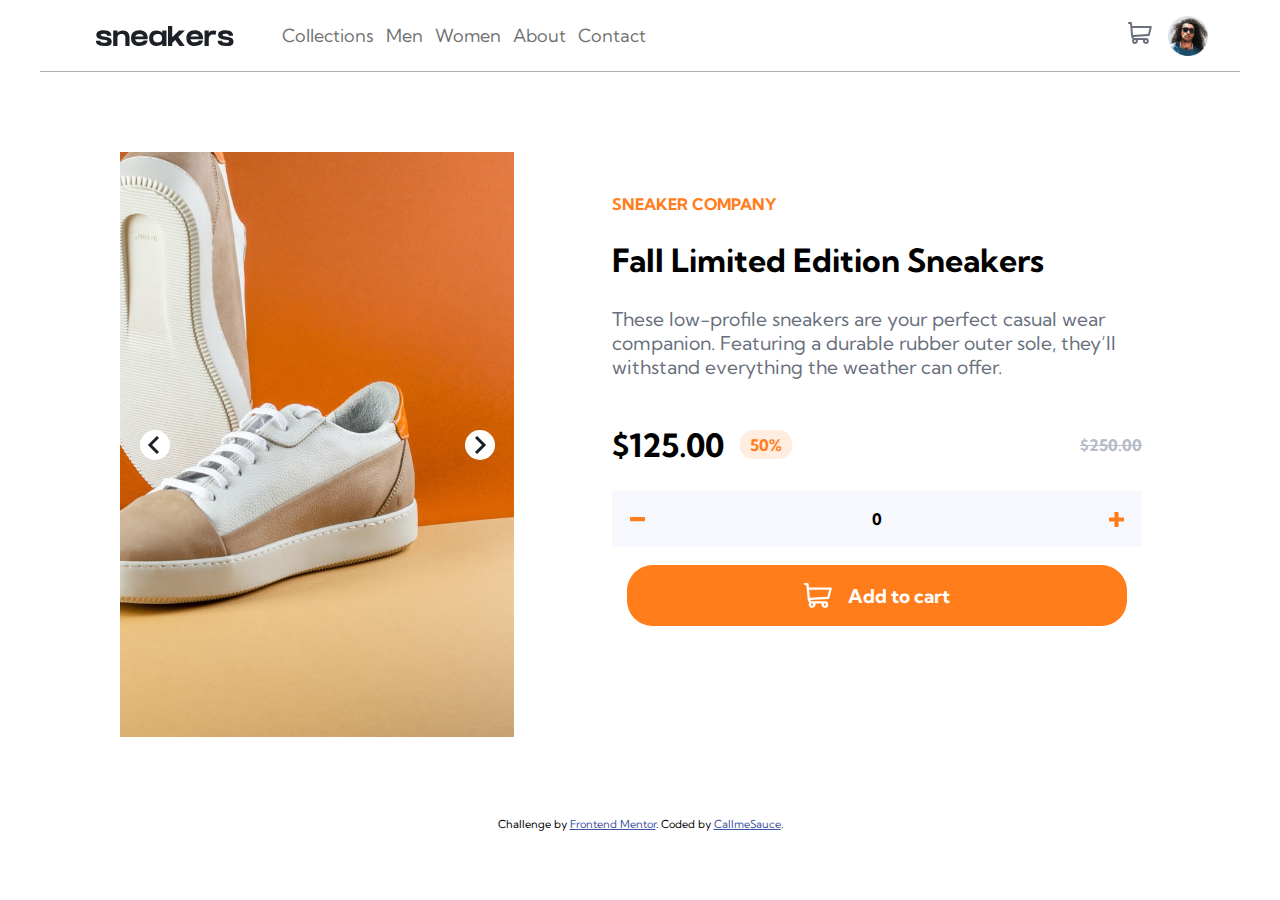
<file: index.html>
<!DOCTYPE html>
<html lang="en">
  <head>
    <meta charset="UTF-8" />
    <meta name="viewport" content="width=device-width, initial-scale=1.0" />
    <!-- displays site properly based on user's device -->

    <link
      rel="icon"
      type="image/png"
      sizes="32x32"
      href="./assets/images/favicon-32x32.png"
    />

    <title>Frontend Mentor | E-commerce product page</title>
    <link
      href="https://fonts.googleapis.com/css2?family=Kumbh+Sans:wght@100;200;300;400;500;600;700;800;900&display=swap"
      rel="stylesheet"
    />

    <link rel="stylesheet" href="./app/main.css" />
    <link rel="stylesheet" href="./app/header.css" />
    <link rel="stylesheet" href="./app/nav.css" />
    <link rel="stylesheet" href="./app/cart.css" />
    <link rel="stylesheet" href="./app/mediaQuery.css" />

    <!-- Feel free to remove these styles or customise in your own stylesheet 👍 -->
    <style>
      .attribution {
        font-size: 11px;
        text-align: center;
      }
      .attribution a {
        color: hsl(228, 45%, 44%);
      }
    </style>
  </head>
  <body>
    <header class="max-w-container">
      <img data-burger class="burger" src="./assets/images/icon-menu.svg" />
      <img class="logo" src="./assets/images/logo.svg" />
      <!-- mobile-device nav-->
      <nav class="nav-fixed">
        <div class="link-wrapper">
          <img
            class="close-btn"
            src="./assets/images/icon-close.svg"
            alt="close-btn"
          />
          <a href="#">Collections</a>
          <a href="#">Men</a>
          <a href="#">Women</a>
          <a href="#">About</a>
          <a href="#">Contact</a>
        </div>
      </nav>

      <!-- mobile-device desktop-->
      <nav class="nav-links">
        <a href="#">Collections</a>
        <a href="#">Men</a>
        <a href="#">Women</a>
        <a href="#">About</a>
        <a href="#">Contact</a>
      </nav>
      <div data-notif-count="0" class="cart-icon-container">
        <img class="cart" src="./assets/images/icon-cart.svg" />
        <div class="beforesana">1</div>
      </div>

      <img class="profile" src="./assets/images/image-avatar.png" />
    </header>

    <main class="max-w-container">
      <!-- cart -->
      <div data-cart class="cart-wrapper">
        <h3>Cart</h3>
        <h4 data-empty>Your cart is empty.</h4>
        <div class="cart-i-container"></div>
        <div data-checkout class="btn-wrapper checkout__btn">Checkout</div>
      </div>
      <!-- image-slider  -->
      <div class="slider-wrapper">
        <div data-sc-btns>
          <img
            data-sbtns="next"
            src="./assets/images/icon-next.svg"
            class="s-btn next-btn-slider"
          />
          <img
            src="./assets/images/icon-previous.svg"
            class="s-btn prev-btn-slider"
          />
        </div>
        <div data-sliderimages>
          <img
            data-active-pr
            class="pr-img"
            src="./assets/images/image-product-1.jpg"
            alt="image-product-1"
          />
          <img
            class="pr-img"
            src="./assets/images/image-product-2.jpg"
            alt="image-product-2"
          />
          <img
            class="pr-img"
            src="./assets/images/image-product-3.jpg"
            alt="image-product-3"
          />
        </div>
      </div>

      <section>
        <h1>Sneaker Company</h1>
        <h2>Fall Limited Edition Sneakers</h2>
        <p>
          These low-profile sneakers are your perfect casual wear companion.
          Featuring a durable rubber outer sole, they’ll withstand everything
          the weather can offer.
        </p>

        <div class="current-price-wrapper">
          <h2>$125.00</h2>
          <div class="discount">50%</div>
          <div class="total-price">$250.00</div>
        </div>

        <div class="quantity-container">
          <img
            class="minus"
            src="./assets/images/icon-minus.svg"
            alt="decrement"
          />
          <div data-quantity-val class="curr-qt">0</div>
          <img
            class="add"
            src="./assets/images/icon-plus.svg"
            alt="increment"
          />
        </div>
        <div data-addtocartbtn="1" class="btn-wrapper">
          <img
            src="./assets/images/icon-cart-white.svg"
            height="12px"
            alt="cart"
          />
          <div>Add to cart</div>
        </div>
      </section>
    </main>

    <div class="attribution">
      Challenge by
      <a href="https://www.frontendmentor.io?ref=challenge" target="_blank"
        >Frontend Mentor</a
      >. Coded by <a href="#">CallmeSauce</a>.
    </div>
    <script src="./app/script.js"></script>
  </body>
</html>
</file>
<file: app/main.css>
:root{
  --Orange: hsl(26, 100%, 55%);
  --Pale-orange: hsl(25, 100%, 94%);
  --Very-vark-blue: hsl(220, 13%, 13%);
  --Dark-grayish-blue: hsl(219, 9%, 45%);
  --Grayish-blue: hsl(220, 14%, 75%);
  --Light-grayish-blue: hsl(223, 64%, 98%);
  --White: hsl(0, 0%, 100%);
  --Black: hsl(0, 0%, 0%);
    
  }
*,*::before,*::after{
  box-sizing: border-box;
}

body{
  margin:0;
  font-family: 'Kumbh Sans', sans-serif;
  font-size: 18px;
}
main{
  display: flex;
  flex-direction: column;
  justify-content: center;
  position: relative;
}
.max-w-container{
  max-width:1200px;
  margin: 0 auto;
}
main .slider-wrapper .pr-img{
  position: absolute;
  width: 100%;
  height: 100%;
  inset: 0;
  object-fit:cover;
  object-position: 100% 20%;
  opacity: 0;
  transition:opacity 500ms ease-in-out

}
main .slider-wrapper img[data-active-pr]{
  opacity:1;
  z-index: 2;
}
main .slider-wrapper{
  height: 65vh;
  width:100%;
  max-width: 100vw;
  position: relative;
  background-color: var(--Orange);
}
main .slider-wrapper .s-btn{
position: absolute;
width: 30px;
height: 30px;
background-color: #fff;
border-radius: 50%;
top: 50%;
object-fit:scale-down;
cursor: pointer;
transform: translateY(-50%);
transition: box-shadow 200ms;
z-index: 10;

}
main .next-btn-slider{
right: 5%;
object-position:55%;
}
main .prev-btn-slider{
left: 5%;
object-position:42%;
}
main .slider-wrapper .s-btn:hover{
  box-shadow: 1px 1px 9px rgb(61, 61, 61);
}
main section{
  padding: 1em;
}
main h1{
  color: var(--Orange);
  font-size: 1rem;
  text-transform: uppercase;
}
main h2{
  font-size: 2rem;

}
main p{
  font-size: 1.2rem;
  color: var(--Dark-grayish-blue)
}

.current-price-wrapper{
  display: flex;
  align-items: center;
  justify-content: space-between;
}
.discount{
  color: var(--Orange);
  background-color: var(--Pale-orange);
  font-weight: 700;
  font-size: 1rem;
  padding: .3em .6em;
  border-radius: 1vmax;
  margin-right: auto;
  margin-left: 1em;
}
.total-price{
  text-decoration:line-through;
  font-size: 1rem;
  font-weight: 700;
  color: var(--Grayish-blue);
}
.quantity-container{
  display: flex;
  justify-content: space-between;
  padding: 1em;
  align-items: center;
  background-color:var(--Light-grayish-blue);
}
.quantity-container .minus {
  width: 15px;
  cursor: pointer;
}
.quantity-container .curr-qt {
font-size: 1rem;
font-weight: 700;
}
.quantity-container .add {
  width: 15px;
  cursor: pointer;
}

.btn-wrapper{
  background-color: var(--Orange);
  display:flex;
  justify-content:center;
  align-items: center;
  padding: 1em;
  border-radius: 2vmax;
  color: #fff;
  margin: 1em auto;
  cursor: pointer;
  max-width: 500px;
  margin-bottom: 5rem;
  transition: background-color ease 150ms;
}
.btn-wrapper div{
  font-size:1.2rem;
  font-weight: 700;
  margin-left:1rem ;
  cursor:pointer;
}
.btn-wrapper img{
  height: 25px;
}
.btn-wrapper:hover{
  background-color: var(--Pale-orange);

}
</file>
<file: app/header.css>
header{
  display: flex;
  padding: 1.5rem;
  align-items: center;
  justify-content: space-between;
}

header img{
  cursor: pointer;
}
header .burger{

height: 20px;
}
header .logo{
  margin:0 1.5rem;
}

.cart-icon-container{
  margin-right: 1em;
  position:relative;
}
header .cart-icon-container .beforesana{
  font-size: 9px;
  width: 15px;
  height: 11px;
  color: white;
  font-weight: 700;
  text-align: center;
  background-color: orange;
  position:absolute;
  top:-5px;
  border-radius: 5vmax;
  right: -4px;
  box-shadow: 0px 0px 2px rgb(253, 81, 1);
  display:none;
}
header .profile{
height: 2rem;
}
</file>
<file: app/nav.css>
.nav-fixed{
  position:fixed;
  z-index:11;
  inset:0 ;
  background-color: rgba(0, 0, 0, 0.750);
  opacity: 0;
  visibility: hidden;
  transition:opacity 200ms;
}
.link-wrapper{
  position:fixed;
  z-index:12;
    inset:0 40% 0 0;
    background-color: white;
    display:flex;
    flex-direction:column;
  padding: 1.5em;
  transform: translateX(-100%);
  transition:all 300ms ease-in-out;


}
.nav-fixed .close-btn{
width: 20px;
margin-bottom: 2rem;
}
.nav-fixed a,.nav-links a{
  margin-top:1rem;
  text-decoration: none;
  font-weight: 700;
  color: #222;
}
.nav-fixed.open-4nav{
  opacity: 1;
  visibility: visible;

}
.nav-fixed .open-4navchild{
  transform: translateX(0);
}

/* desktop nav */
.nav-links{
  display: none;
  margin-right: auto;
  padding: 1.5rem;
  flex-shrink: 0;
}
.nav-links a{
  font-weight: normal;
  color: #424242c0;
  position: relative;
  margin-right: .5rem;
}
.nav-links a::before{
  content: '';
  position: absolute;
  width: 100%;
  height: 5px;
  bottom: -120%;
  transition: background-color ease-in 100ms;
}
.nav-links a:hover::before{
  background-color: var(--Orange);
}
</file>
<file: app/cart.css>
.cart{
  width: 1.5rem;
  
}
.cart-icon-container{

margin-left:auto;
margin-right: 1rem;

}
.cart-wrapper{
  background-color:#fff;
  position: absolute;
  top:15%;
  left: 0;
  right: 0;
  bottom: 0;
  margin: 0 auto;
  z-index: 20;
  border-radius: 2vmax;
  box-shadow:0px 15px 25px #333;
  transform-origin:top;
  transition:opacity 200ms ease-out;
visibility: hidden;
  opacity:0;
  max-width:450px;
  max-height: 325px;
  width: 100%;
}
.cart-wrapper h4{
  font-size:1rem;
  text-align:center;
  padding:3.5em 0;
  color:#666;
}

.cart-visible{
visibility:visible;
  opacity:1;
}
.cart-wrapper h3{
  font-size:1.2rem;
  margin: 0;
  border-bottom: 1px solid rgba(153, 153, 153, 0.308);
  padding: 1.5em;
  margin-bottom: 0.5rem;
}
.cart-wrapper img[alt|="pr-img"]{
  height: 6em;
  border-radius: 1vmax;
}
.cart-wrapper img[alt|="del"]{
  margin-left:auto ;
  height: 1.5em;
  cursor:pointer;
  transition: transform 200ms ease-in-out;
}
.cart-wrapper img[alt|="del"]:hover{
  transform: scale(1.2);
}
.cart-i-container.csscart{
  overflow: auto;
  height: 125px;
  margin-bottom: 1rem;
}
.cart-items{
  display: flex;
  gap:1em;
  align-items: center;
  font-size: 1rem;
  font-weight: 500;
color:#666;
padding:1em 1.5em;
flex-wrap: wrap;

}
.cart-items strong{
display: block;
margin-bottom: .3rem;
}
.cart-items .i-total{
font-weight: 900;
color:#333;
margin-left: 5px;
}
.checkout__btn{
width: 80%;
font-weight:700;
font-size:.8rem;
margin:0 auto;
margin-bottom: 1.5rem;
display: none;
text-align:center;
}
</file>
<file: app/mediaQuery.css>
@media (min-width:320px)  { /* smartphones, iPhone, portrait 480x320 phones */
   
}
@media (min-width:481px)  { /* portrait e-readers (Nook/Kindle), smaller tablets @ 600 or @ 640 wide. */
 
}
@media (min-width:641px)  { /* portrait tablets, portrait iPad, landscape e-readers, landscape 800x480 or 854x480 phones */ 
  
}
@media (min-width:725px)  { 
   .nav-fixed, header img.burger{
      display: none;
   }
   .nav-links{
      display: block;
   }
   header{
      border-bottom: 1px solid rgba(128, 128, 128, 0.625);
      padding: 0rem 2rem;
      margin-bottom: 2rem;
   }
   header .profile{
      height: 40px;
      transition: outline ease 100ms; 
   }
   header .profile:hover{
      outline: 2px solid var(--Orange);
      border-radius: 50%;
   }
   .cart-wrapper{
      top:5%;
  left: unset;
  right: 3%;
  bottom: 0;
   }
   .checkout__btn{
      border-radius:10px;
      font-size: 1.1rem;
   }
   main{
      padding: 5rem;
   }
}
@media (min-width:961px)  { /* tablet, landscape iPad, lo-res laptops ands desktops */ 
   body{
      background-color: white;
   }
   main{
  flex-direction: row;
   gap: 5rem;
   align-items: center;
   justify-content: center;
   
   }

 
}
@media (min-width:1025px) { /* big landscape tablets, laptops, and desktops */ }
@media (min-width:1281px) { /* hi-res laptops and desktops */ }
</file>
